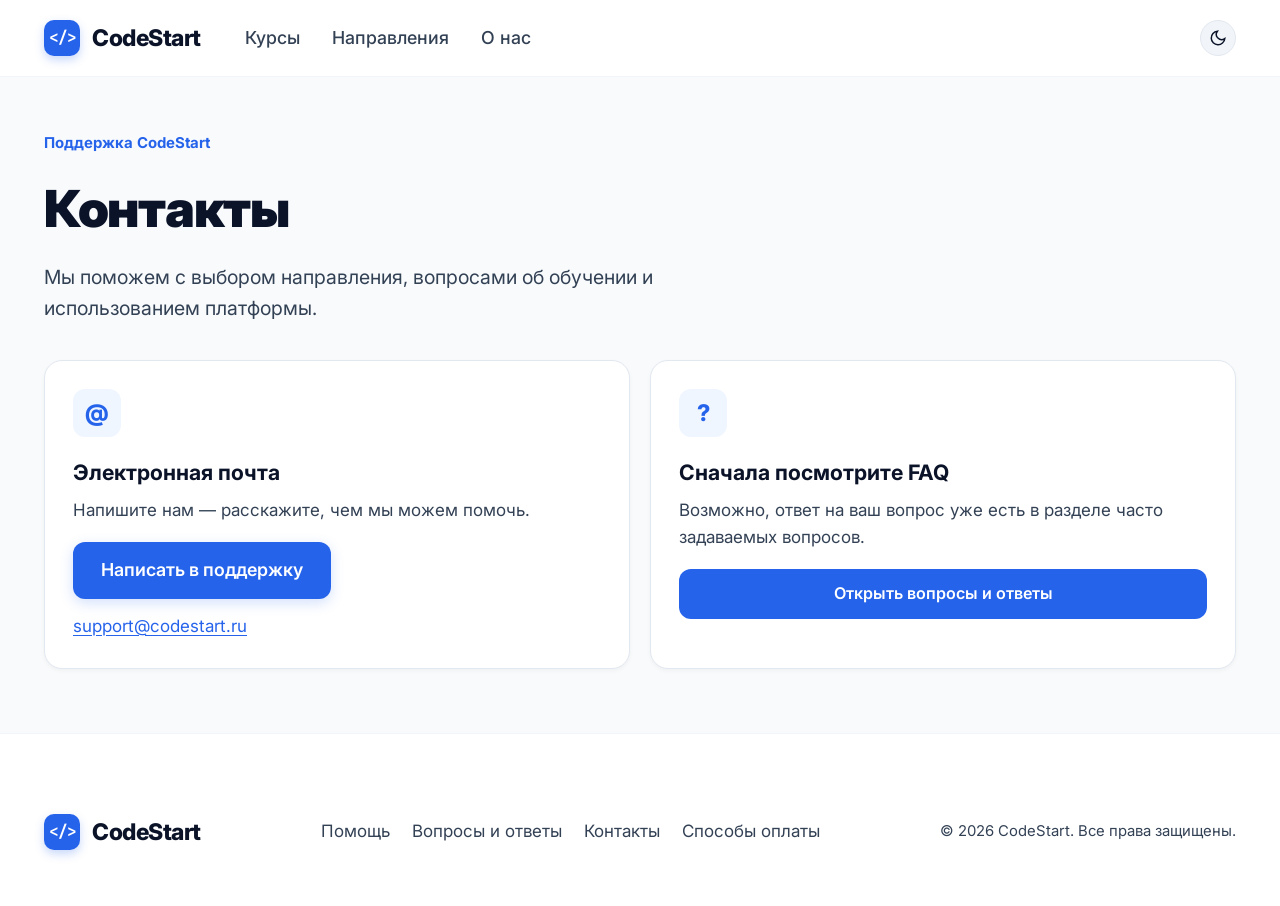
<file: contacts.html>
<!DOCTYPE html>
<html lang="ru">
<head>
  <meta charset="UTF-8">
  <meta name="viewport" content="width=device-width, initial-scale=1.0">
  <meta name="theme-color" content="#f8fafc">
  <title>Контакты — CodeStart</title>
  <link rel="stylesheet" href="css/style.css">
</head>
<body>
  <header class="site-header">
    <div class="container header-inner">
      <div class="header-left">
        <a href="index.html" class="logo"><span class="logo-badge">&lt;/&gt;</span><span>CodeStart</span></a>
        <nav aria-label="Основная навигация"><ul class="nav-links"><li><a href="courses.html">Курсы</a></li><li><a href="directions.html">Направления</a></li><li><a href="about.html">О нас</a></li></ul></nav>
      </div>
      <div class="header-right">
        <button class="btn-theme-toggle" aria-label="Переключить тему" title="Светлая / Темная тема">
          <svg class="icon-moon" width="18" height="18" viewBox="0 0 24 24" fill="none" stroke="currentColor" stroke-width="2"><path d="M21 12.79A9 9 0 1 1 11.21 3 7 7 0 0 0 21 12.79z"></path></svg>
          <svg class="icon-sun" width="18" height="18" viewBox="0 0 24 24" fill="none" stroke="currentColor" stroke-width="2"><circle cx="12" cy="12" r="5"></circle><path d="M12 1v2m0 18v2M4.22 4.22l1.42 1.42m12.72 12.72 1.42 1.42M1 12h2m18 0h2M4.22 19.78l1.42-1.42M18.36 5.64l1.42-1.42"></path></svg>
        </button>
        <button class="menu-toggle" aria-label="Открыть меню" aria-expanded="false" aria-controls="mobile-navigation">
          <svg width="24" height="24" viewBox="0 0 24 24" fill="none" stroke="currentColor" stroke-width="2"><path d="M3 6h18M3 12h18M3 18h18"></path></svg>
        </button>
      </div>
      <nav class="mobile-navigation" id="mobile-navigation" aria-label="Мобильная навигация">
        <a href="courses.html">Курсы</a><a href="directions.html">Направления</a><a href="about.html">О нас</a>
        <a href="help.html">Помощь</a><a href="faq.html">Вопросы и ответы</a>
        <a href="contacts.html" aria-current="page">Контакты</a><a href="payment.html">Способы оплаты</a>
      </nav>
    </div>
  </header>
  <main class="support-page">
    <div class="container">
      <section class="page-title-block support-page-title">
        <span class="support-eyebrow">Поддержка CodeStart</span>
        <h1 class="page-title">Контакты</h1>
        <p class="page-subtitle">Мы поможем с выбором направления, вопросами об обучении и использованием платформы.</p>
      </section>
      <section class="support-contact-grid">
        <article class="contact-card support-detail-card">
          <span class="support-card-icon" aria-hidden="true">@</span>
          <h2>Электронная почта</h2>
          <p>Напишите нам — расскажите, чем мы можем помочь.</p>
          <a class="btn-primary" href="mailto:support@codestart.ru">Написать в поддержку</a>
          <a class="support-email-link" href="mailto:support@codestart.ru">support@codestart.ru</a>
        </article>
        <article class="contact-card support-detail-card">
          <span class="support-card-icon" aria-hidden="true">?</span>
          <h2>Сначала посмотрите FAQ</h2>
          <p>Возможно, ответ на ваш вопрос уже есть в разделе часто задаваемых вопросов.</p>
          <a class="btn-card" href="faq.html">Открыть вопросы и ответы</a>
        </article>
      </section>
    </div>
  </main>
  <footer class="site-footer">
    <div class="container support-footer"><a href="index.html" class="logo"><span class="logo-badge">&lt;/&gt;</span><span>CodeStart</span></a>
      <nav aria-label="Разделы поддержки"><a href="help.html">Помощь</a><a href="faq.html">Вопросы и ответы</a><a href="contacts.html">Контакты</a><a href="payment.html">Способы оплаты</a></nav>
      <span class="footer-copy">© 2026 CodeStart. Все права защищены.</span>
    </div>
  </footer>
  <script src="js/main.js"></script>
</body>
</html>
</file>
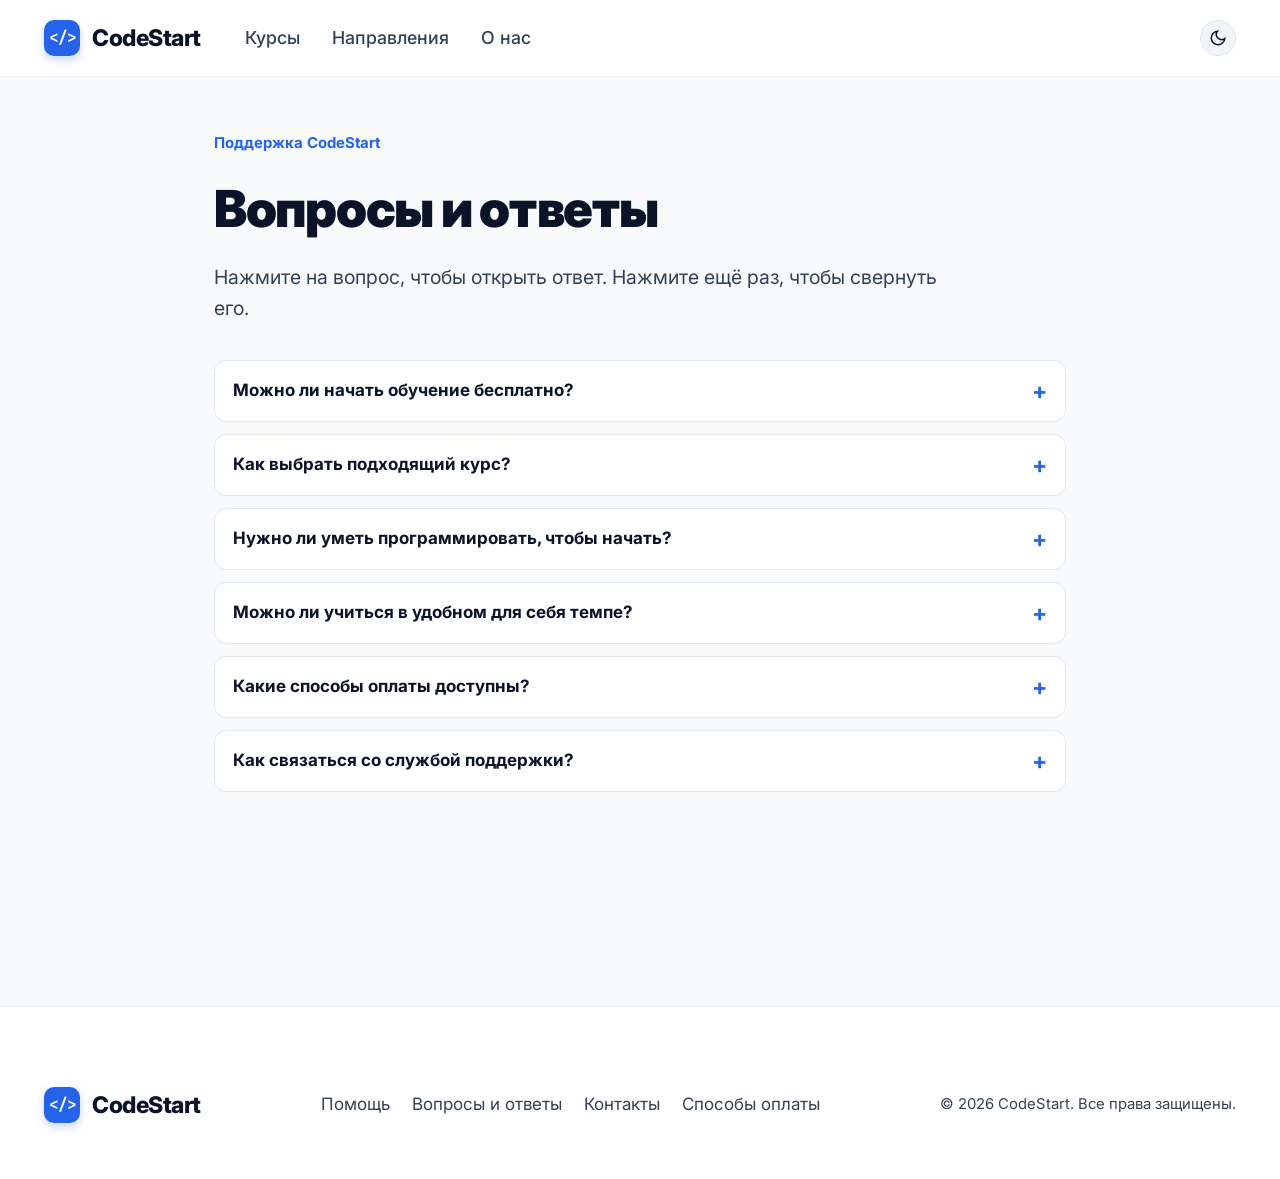
<file: faq.html>
<!DOCTYPE html>
<html lang="ru">
<head>
  <meta charset="UTF-8">
  <meta name="viewport" content="width=device-width, initial-scale=1.0">
  <meta name="theme-color" content="#f8fafc">
  <title>Вопросы и ответы — CodeStart</title>
  <link rel="stylesheet" href="css/style.css">
</head>
<body>
  <header class="site-header">
    <div class="container header-inner">
      <div class="header-left">
        <a href="index.html" class="logo"><span class="logo-badge">&lt;/&gt;</span><span>CodeStart</span></a>
        <nav aria-label="Основная навигация"><ul class="nav-links"><li><a href="courses.html">Курсы</a></li><li><a href="directions.html">Направления</a></li><li><a href="about.html">О нас</a></li></ul></nav>
      </div>
      <div class="header-right">
        <button class="btn-theme-toggle" aria-label="Переключить тему" title="Светлая / Темная тема">
          <svg class="icon-moon" width="18" height="18" viewBox="0 0 24 24" fill="none" stroke="currentColor" stroke-width="2"><path d="M21 12.79A9 9 0 1 1 11.21 3 7 7 0 0 0 21 12.79z"></path></svg>
          <svg class="icon-sun" width="18" height="18" viewBox="0 0 24 24" fill="none" stroke="currentColor" stroke-width="2"><circle cx="12" cy="12" r="5"></circle><path d="M12 1v2m0 18v2M4.22 4.22l1.42 1.42m12.72 12.72 1.42 1.42M1 12h2m18 0h2M4.22 19.78l1.42-1.42M18.36 5.64l1.42-1.42"></path></svg>
        </button>
        <button class="menu-toggle" aria-label="Открыть меню" aria-expanded="false" aria-controls="mobile-navigation">
          <svg width="24" height="24" viewBox="0 0 24 24" fill="none" stroke="currentColor" stroke-width="2"><path d="M3 6h18M3 12h18M3 18h18"></path></svg>
        </button>
      </div>
      <nav class="mobile-navigation" id="mobile-navigation" aria-label="Мобильная навигация">
        <a href="courses.html">Курсы</a><a href="directions.html">Направления</a><a href="about.html">О нас</a>
        <a href="help.html">Помощь</a><a href="faq.html" aria-current="page">Вопросы и ответы</a>
        <a href="contacts.html">Контакты</a><a href="payment.html">Способы оплаты</a>
      </nav>
    </div>
  </header>
  <main class="support-page">
    <div class="container support-faq-layout">
      <section class="page-title-block support-page-title">
        <span class="support-eyebrow">Поддержка CodeStart</span>
        <h1 class="page-title">Вопросы и ответы</h1>
        <p class="page-subtitle">Нажмите на вопрос, чтобы открыть ответ. Нажмите ещё раз, чтобы свернуть его.</p>
      </section>
      <section class="faq-list support-faq-list" aria-label="Часто задаваемые вопросы">
        <details class="faq-item">
          <summary>Можно ли начать обучение бесплатно?</summary>
          <div class="faq-answer"><p>Да, в каталоге есть бесплатные курсы. Выберите фильтр «Бесплатные», чтобы найти их.</p></div>
        </details>
        <details class="faq-item">
          <summary>Как выбрать подходящий курс?</summary>
          <div class="faq-answer"><p>Откройте каталог курсов, выберите направление и уровень подготовки, а затем ознакомьтесь с программой курса.</p></div>
        </details>
        <details class="faq-item">
          <summary>Нужно ли уметь программировать, чтобы начать?</summary>
          <div class="faq-answer"><p>Начать можно с нуля: выбирайте курс для начинающих и проходите темы по порядку.</p></div>
        </details>
        <details class="faq-item">
          <summary>Можно ли учиться в удобном для себя темпе?</summary>
          <div class="faq-answer"><p>Да. Проходите уроки в удобное время и возвращайтесь к материалам в собственном темпе.</p></div>
        </details>
        <details class="faq-item">
          <summary>Какие способы оплаты доступны?</summary>
          <div class="faq-answer"><p>Доступны банковские карты МИР, Visa и Mastercard, а также оплата через СБП. Подробнее — на странице <a href="payment.html">способов оплаты</a>.</p></div>
        </details>
        <details class="faq-item">
          <summary>Как связаться со службой поддержки?</summary>
          <div class="faq-answer"><p>Напишите нам на <a href="mailto:support@codestart.ru">support@codestart.ru</a> или воспользуйтесь страницей <a href="contacts.html">контактов</a>.</p></div>
        </details>
      </section>
      <aside class="support-contact-banner">
        <div><h2>Остались вопросы?</h2><p>Команда CodeStart поможет вам найти ответ.</p></div>
        <a class="btn-primary" href="contacts.html">Написать нам</a>
      </aside>
    </div>
  </main>
  <footer class="site-footer">
    <div class="container support-footer"><a href="index.html" class="logo"><span class="logo-badge">&lt;/&gt;</span><span>CodeStart</span></a>
      <nav aria-label="Разделы поддержки"><a href="help.html">Помощь</a><a href="faq.html">Вопросы и ответы</a><a href="contacts.html">Контакты</a><a href="payment.html">Способы оплаты</a></nav>
      <span class="footer-copy">© 2026 CodeStart. Все права защищены.</span>
    </div>
  </footer>
  <script src="js/main.js"></script>
</body>
</html>
</file>
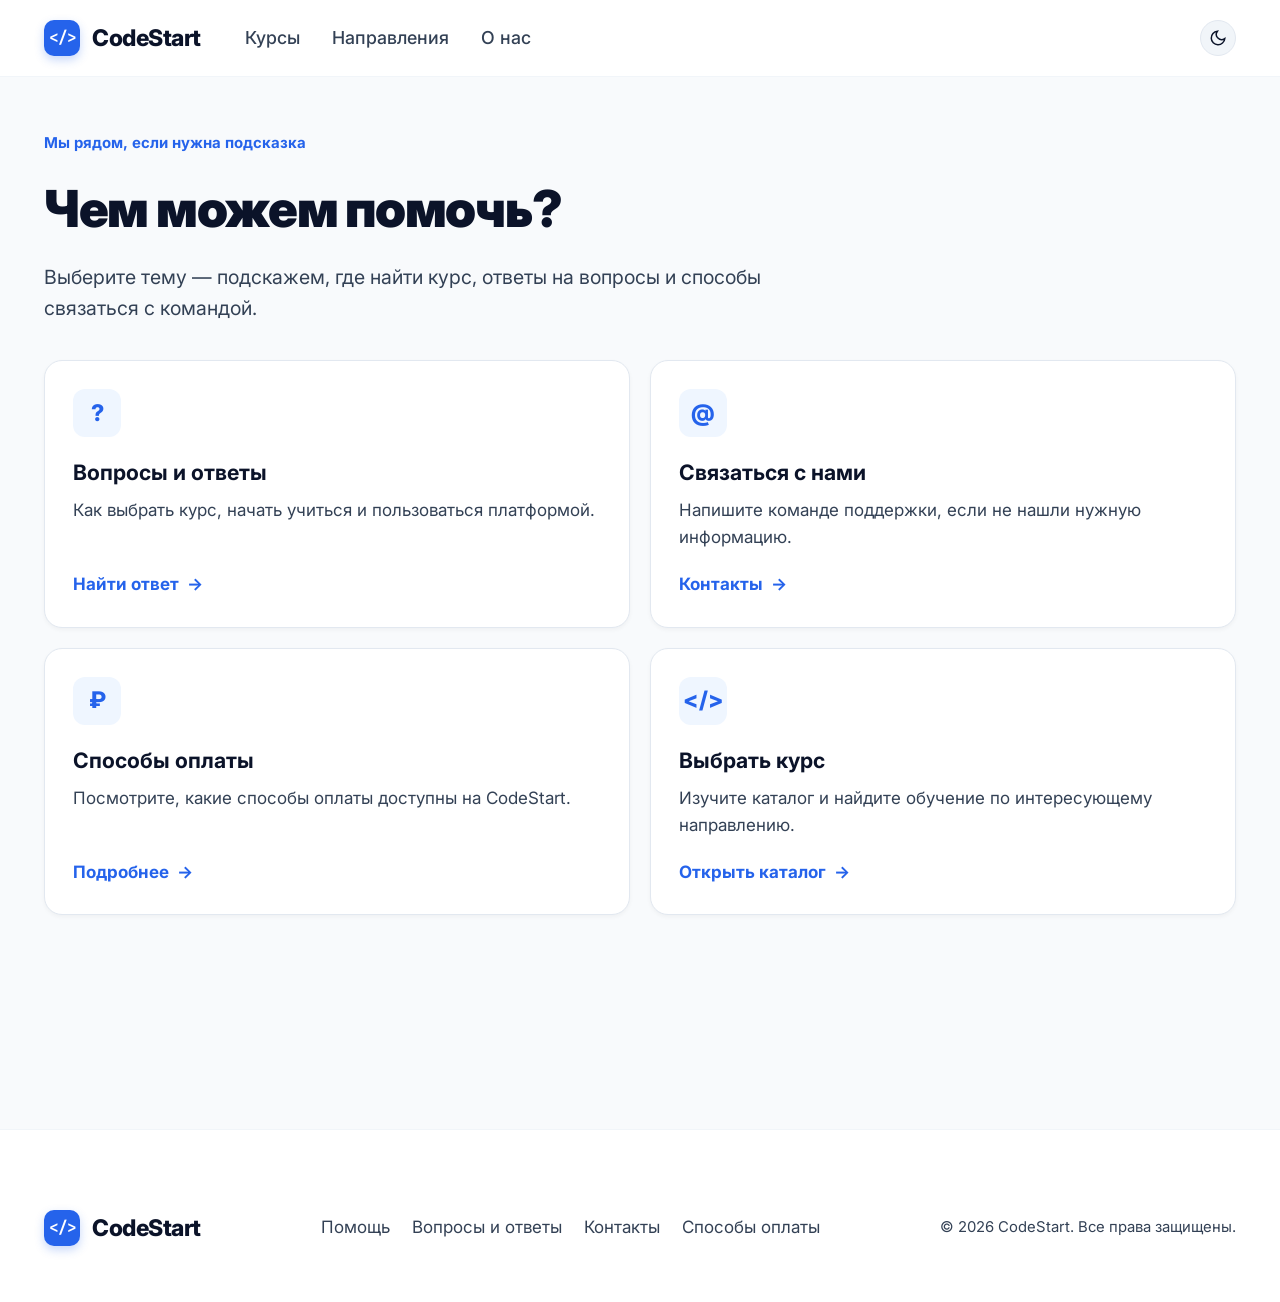
<file: help.html>
<!DOCTYPE html>
<html lang="ru">
<head>
  <meta charset="UTF-8">
  <meta name="viewport" content="width=device-width, initial-scale=1.0">
  <meta name="theme-color" content="#f8fafc">
  <title>Помощь — CodeStart</title>
  <link rel="stylesheet" href="css/style.css">
</head>
<body>
  <header class="site-header">
    <div class="container header-inner">
      <div class="header-left">
        <a href="index.html" class="logo"><span class="logo-badge">&lt;/&gt;</span><span>CodeStart</span></a>
        <nav aria-label="Основная навигация">
          <ul class="nav-links">
            <li><a href="courses.html">Курсы</a></li>
            <li><a href="directions.html">Направления</a></li>
            <li><a href="about.html">О нас</a></li>
          </ul>
        </nav>
      </div>
      <div class="header-right">
        <button class="btn-theme-toggle" aria-label="Переключить тему" title="Светлая / Темная тема">
          <svg class="icon-moon" width="18" height="18" viewBox="0 0 24 24" fill="none" stroke="currentColor" stroke-width="2"><path d="M21 12.79A9 9 0 1 1 11.21 3 7 7 0 0 0 21 12.79z"></path></svg>
          <svg class="icon-sun" width="18" height="18" viewBox="0 0 24 24" fill="none" stroke="currentColor" stroke-width="2"><circle cx="12" cy="12" r="5"></circle><path d="M12 1v2m0 18v2M4.22 4.22l1.42 1.42m12.72 12.72 1.42 1.42M1 12h2m18 0h2M4.22 19.78l1.42-1.42M18.36 5.64l1.42-1.42"></path></svg>
        </button>
        <button class="menu-toggle" aria-label="Открыть меню" aria-expanded="false" aria-controls="mobile-navigation">
          <svg width="24" height="24" viewBox="0 0 24 24" fill="none" stroke="currentColor" stroke-width="2"><path d="M3 6h18M3 12h18M3 18h18"></path></svg>
        </button>
      </div>
      <nav class="mobile-navigation" id="mobile-navigation" aria-label="Мобильная навигация">
        <a href="courses.html">Курсы</a><a href="directions.html">Направления</a><a href="about.html">О нас</a>
        <a href="help.html" aria-current="page">Помощь</a><a href="faq.html">Вопросы и ответы</a>
        <a href="contacts.html">Контакты</a><a href="payment.html">Способы оплаты</a>
      </nav>
    </div>
  </header>
  <main class="support-page">
    <div class="container">
      <section class="page-title-block support-page-title">
        <span class="support-eyebrow">Мы рядом, если нужна подсказка</span>
        <h1 class="page-title">Чем можем помочь?</h1>
        <p class="page-subtitle">Выберите тему — подскажем, где найти курс, ответы на вопросы и способы связаться с командой.</p>
      </section>
      <section class="support-link-grid" aria-label="Разделы помощи">
        <a class="support-link-card" href="faq.html">
          <span class="support-card-icon" aria-hidden="true">?</span>
          <h2>Вопросы и ответы</h2>
          <p>Как выбрать курс, начать учиться и пользоваться платформой.</p>
          <span class="support-card-action">Найти ответ <span aria-hidden="true">→</span></span>
        </a>
        <a class="support-link-card" href="contacts.html">
          <span class="support-card-icon" aria-hidden="true">@</span>
          <h2>Связаться с нами</h2>
          <p>Напишите команде поддержки, если не нашли нужную информацию.</p>
          <span class="support-card-action">Контакты <span aria-hidden="true">→</span></span>
        </a>
        <a class="support-link-card" href="payment.html">
          <span class="support-card-icon" aria-hidden="true">₽</span>
          <h2>Способы оплаты</h2>
          <p>Посмотрите, какие способы оплаты доступны на CodeStart.</p>
          <span class="support-card-action">Подробнее <span aria-hidden="true">→</span></span>
        </a>
        <a class="support-link-card" href="courses.html">
          <span class="support-card-icon" aria-hidden="true">&lt;/&gt;</span>
          <h2>Выбрать курс</h2>
          <p>Изучите каталог и найдите обучение по интересующему направлению.</p>
          <span class="support-card-action">Открыть каталог <span aria-hidden="true">→</span></span>
        </a>
      </section>
      <aside class="support-contact-banner">
        <div><h2>Не нашли нужный ответ?</h2><p>Напишите нам — поможем разобраться.</p></div>
        <a class="btn-primary" href="contacts.html">Связаться с поддержкой</a>
      </aside>
    </div>
  </main>
  <footer class="site-footer">
    <div class="container support-footer"><a href="index.html" class="logo"><span class="logo-badge">&lt;/&gt;</span><span>CodeStart</span></a>
      <nav aria-label="Разделы поддержки"><a href="help.html">Помощь</a><a href="faq.html">Вопросы и ответы</a><a href="contacts.html">Контакты</a><a href="payment.html">Способы оплаты</a></nav>
      <span class="footer-copy">© 2026 CodeStart. Все права защищены.</span>
    </div>
  </footer>
  <script src="js/main.js"></script>
</body>
</html>
</file>
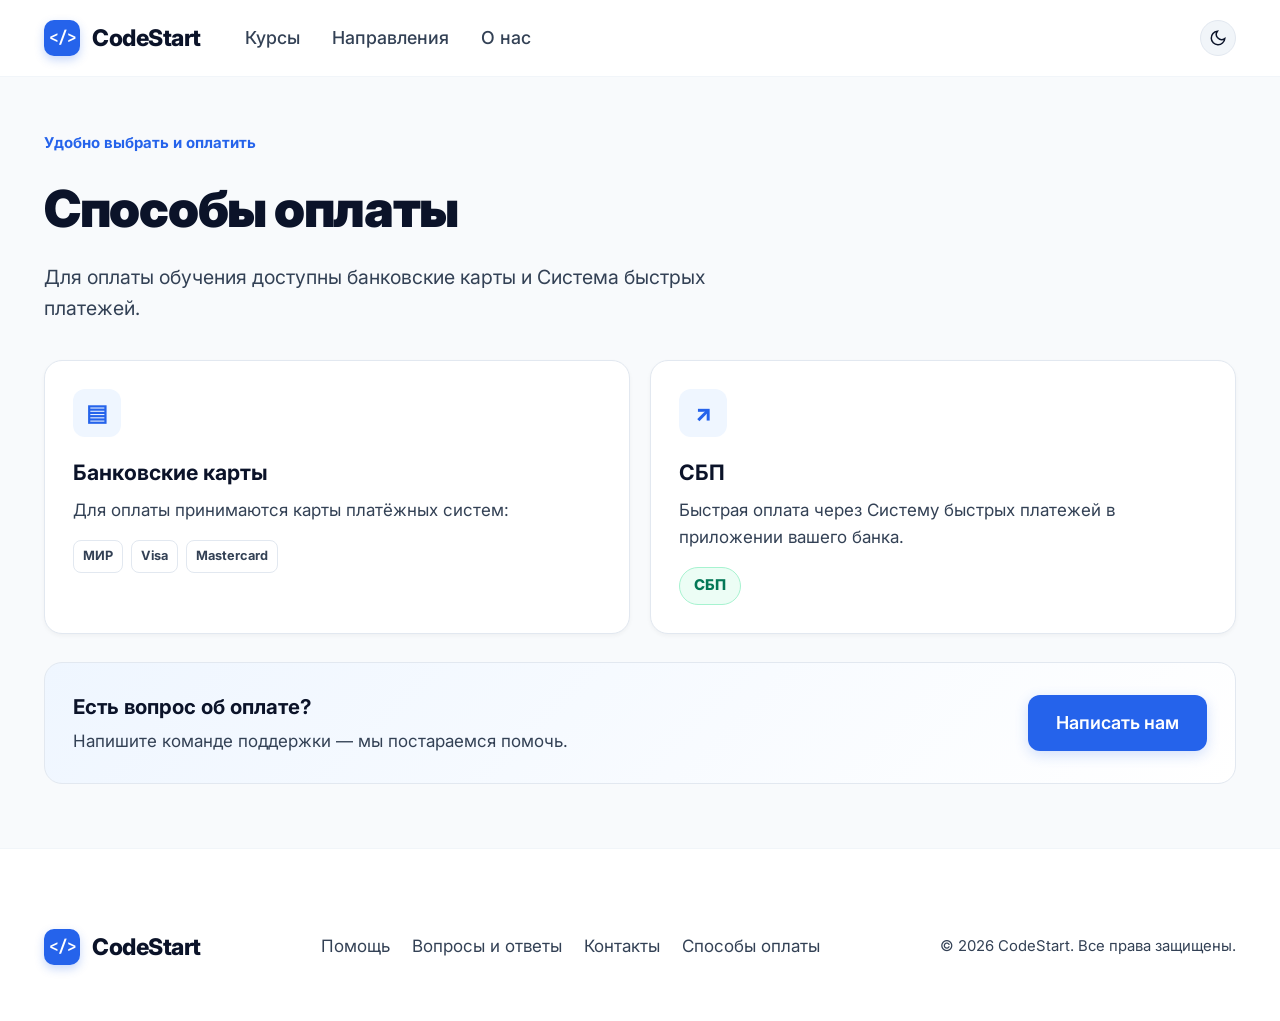
<file: payment.html>
<!DOCTYPE html>
<html lang="ru">
<head>
  <meta charset="UTF-8">
  <meta name="viewport" content="width=device-width, initial-scale=1.0">
  <meta name="theme-color" content="#f8fafc">
  <title>Способы оплаты — CodeStart</title>
  <link rel="stylesheet" href="css/style.css">
</head>
<body>
  <header class="site-header">
    <div class="container header-inner">
      <div class="header-left">
        <a href="index.html" class="logo"><span class="logo-badge">&lt;/&gt;</span><span>CodeStart</span></a>
        <nav aria-label="Основная навигация"><ul class="nav-links"><li><a href="courses.html">Курсы</a></li><li><a href="directions.html">Направления</a></li><li><a href="about.html">О нас</a></li></ul></nav>
      </div>
      <div class="header-right">
        <button class="btn-theme-toggle" aria-label="Переключить тему" title="Светлая / Темная тема">
          <svg class="icon-moon" width="18" height="18" viewBox="0 0 24 24" fill="none" stroke="currentColor" stroke-width="2"><path d="M21 12.79A9 9 0 1 1 11.21 3 7 7 0 0 0 21 12.79z"></path></svg>
          <svg class="icon-sun" width="18" height="18" viewBox="0 0 24 24" fill="none" stroke="currentColor" stroke-width="2"><circle cx="12" cy="12" r="5"></circle><path d="M12 1v2m0 18v2M4.22 4.22l1.42 1.42m12.72 12.72 1.42 1.42M1 12h2m18 0h2M4.22 19.78l1.42-1.42M18.36 5.64l1.42-1.42"></path></svg>
        </button>
        <button class="menu-toggle" aria-label="Открыть меню" aria-expanded="false" aria-controls="mobile-navigation">
          <svg width="24" height="24" viewBox="0 0 24 24" fill="none" stroke="currentColor" stroke-width="2"><path d="M3 6h18M3 12h18M3 18h18"></path></svg>
        </button>
      </div>
      <nav class="mobile-navigation" id="mobile-navigation" aria-label="Мобильная навигация">
        <a href="courses.html">Курсы</a><a href="directions.html">Направления</a><a href="about.html">О нас</a>
        <a href="help.html">Помощь</a><a href="faq.html">Вопросы и ответы</a>
        <a href="contacts.html">Контакты</a><a href="payment.html" aria-current="page">Способы оплаты</a>
      </nav>
    </div>
  </header>
  <main class="support-page">
    <div class="container">
      <section class="page-title-block support-page-title">
        <span class="support-eyebrow">Удобно выбрать и оплатить</span>
        <h1 class="page-title">Способы оплаты</h1>
        <p class="page-subtitle">Для оплаты обучения доступны банковские карты и Система быстрых платежей.</p>
      </section>
      <section class="payment-options" aria-label="Доступные способы оплаты">
        <article class="contact-card payment-option-card">
          <span class="support-card-icon" aria-hidden="true">▤</span>
          <h2>Банковские карты</h2>
          <p>Для оплаты принимаются карты платёжных систем:</p>
          <div class="footer-payment-methods payment-method-badges" aria-label="МИР, Visa и Mastercard">
            <span>МИР</span><span>Visa</span><span>Mastercard</span>
          </div>
        </article>
        <article class="contact-card payment-option-card">
          <span class="support-card-icon" aria-hidden="true">↗</span>
          <h2>СБП</h2>
          <p>Быстрая оплата через Систему быстрых платежей в приложении вашего банка.</p>
          <span class="payment-sbp-badge" aria-label="Система быстрых платежей">СБП</span>
        </article>
      </section>
      <aside class="support-contact-banner">
        <div><h2>Есть вопрос об оплате?</h2><p>Напишите команде поддержки — мы постараемся помочь.</p></div>
        <a class="btn-primary" href="mailto:support@codestart.ru">Написать нам</a>
      </aside>
    </div>
  </main>
  <footer class="site-footer">
    <div class="container support-footer"><a href="index.html" class="logo"><span class="logo-badge">&lt;/&gt;</span><span>CodeStart</span></a>
      <nav aria-label="Разделы поддержки"><a href="help.html">Помощь</a><a href="faq.html">Вопросы и ответы</a><a href="contacts.html">Контакты</a><a href="payment.html">Способы оплаты</a></nav>
      <span class="footer-copy">© 2026 CodeStart. Все права защищены.</span>
    </div>
  </footer>
  <script src="js/main.js"></script>
</body>
</html>
</file>
<file: css/style.css>
@import url('https://fonts.googleapis.com/css2?family=Inter:wght@400;500;600;700;800;900&family=JetBrains+Mono:wght@400;500;600&display=swap');

:root {
  --primary: #2563eb;
  --primary-hover: #1d4ed8;
  --primary-light: #eff6ff;
  --primary-subtle: #dbeafe;
  --text-main: #0b1329;       /* Глубокий четкий цвет текста */
  --text-muted: #334155;      /* Более темный и читабельный текст вместо блеклого серого */
  --text-light: #64748b;      /* Читабельный второстепенный текст */
  --bg-page: #f8fafc;
  --bg-card: #ffffff;
  --border-color: #e2e8f0;
  --border-light: #f1f5f9;
  --shadow-sm: 0 2px 4px rgba(0, 0, 0, 0.04);
  --shadow-md: 0 4px 12px -2px rgba(0, 0, 0, 0.06), 0 2px 4px -2px rgba(0, 0, 0, 0.04);
  --shadow-lg: 0 12px 28px -4px rgba(0, 0, 0, 0.08), 0 4px 8px -4px rgba(0, 0, 0, 0.04);
  --shadow-hover: 0 18px 36px -6px rgba(37, 99, 235, 0.12), 0 6px 12px -2px rgba(0, 0, 0, 0.04);
  --radius-sm: 8px;
  --radius-md: 12px;
  --radius-lg: 18px;
  --radius-xl: 24px;
  --radius-full: 9999px;
  --container-max: 1240px;
  --transition: all 0.25s cubic-bezier(0.16, 1, 0.3, 1);
}

* {
  box-sizing: border-box;
  margin: 0;
  padding: 0;
}

html {
  font-family: 'Inter', -apple-system, BlinkMacSystemFont, 'Segoe UI', Roboto, sans-serif;
  font-size: 17px; /* Увеличенный базовый шрифт для отличной читабельности */
  color: var(--text-main);
  background-color: var(--bg-page);
  line-height: 1.6;
  -webkit-font-smoothing: antialiased;
  scroll-behavior: smooth;
}

body {
  min-height: 100vh;
  display: flex;
  flex-direction: column;
}

main {
  flex: 1;
}

a {
  color: inherit;
  text-decoration: none;
}

button {
  font-family: inherit;
  cursor: pointer;
  border: none;
  background: none;
}

input {
  font-family: inherit;
}

.container {
  width: 100%;
  max-width: var(--container-max);
  margin: 0 auto;
  padding: 0 24px;
}

/* ==================== HEADER ==================== */
.site-header {
  background-color: #ffffff;
  border-bottom: 1px solid var(--border-light);
  position: sticky;
  top: 0;
  z-index: 100;
  backdrop-filter: blur(8px);
}

.header-inner {
  display: flex;
  align-items: center;
  justify-content: space-between;
  height: 76px;
  gap: 20px;
}

.header-left {
  display: flex;
  align-items: center;
  gap: 44px;
}

.logo {
  display: flex;
  align-items: center;
  gap: 12px;
  font-size: 1.35rem;
  font-weight: 800;
  color: var(--text-main);
  letter-spacing: -0.02em;
  transition: var(--transition);
}

.logo:hover {
  transform: translateY(-1px);
}

.logo-badge {
  display: inline-flex;
  align-items: center;
  justify-content: center;
  width: 36px;
  height: 36px;
  background-color: var(--primary);
  color: #ffffff;
  border-radius: 10px;
  font-family: 'JetBrains Mono', monospace;
  font-size: 0.95rem;
  font-weight: 700;
  letter-spacing: -1px;
  box-shadow: 0 4px 10px rgba(37, 99, 235, 0.25);
}

.nav-links {
  display: flex;
  align-items: center;
  gap: 32px;
  list-style: none;
}

.nav-links a {
  font-size: 1.05rem;
  font-weight: 500;
  color: var(--text-muted);
  transition: var(--transition);
  position: relative;
  padding: 4px 0;
}

.nav-links a:hover {
  color: var(--primary);
}

.nav-links a.active {
  color: var(--primary);
  font-weight: 700;
}

.header-right {
  display: flex;
  align-items: center;
  gap: 18px;
}

.search-box {
  position: relative;
  display: flex;
  align-items: center;
}

.search-box svg {
  position: absolute;
  left: 14px;
  color: var(--text-light);
  pointer-events: none;
}

.search-input {
  background-color: #f1f5f9;
  border: 1px solid transparent;
  border-radius: var(--radius-md);
  padding: 10px 18px 10px 42px;
  font-size: 0.95rem;
  color: var(--text-main);
  outline: none;
  width: 220px;
  transition: var(--transition);
}

.search-input:focus {
  background-color: #ffffff;
  border-color: var(--primary);
  box-shadow: 0 0 0 3px rgba(37, 99, 235, 0.15);
  width: 260px;
}

.search-input::placeholder {
  color: var(--text-light);
}

.btn-login {
  background-color: var(--primary-light);
  color: var(--primary);
  padding: 10px 22px;
  border-radius: var(--radius-md);
  font-size: 0.95rem;
  font-weight: 600;
  transition: var(--transition);
}

.btn-login:hover {
  background-color: var(--primary-subtle);
  transform: translateY(-1px);
}

.menu-toggle {
  display: none;
  background: none;
  border: none;
  padding: 6px;
  cursor: pointer;
  color: var(--text-main);
}

/* ==================== DEMO AUTH SWITCHER & USER MENU ==================== */
.auth-area {
  display: flex;
  align-items: center;
  gap: 12px;
  position: relative;
}

.demo-toggle-dot {
  width: 30px;
  height: 30px;
  border-radius: 50%;
  background-color: #f1f5f9;
  border: 1px solid var(--border-color);
  display: flex;
  align-items: center;
  justify-content: center;
  cursor: pointer;
  transition: var(--transition);
  position: relative;
}

.demo-toggle-dot:hover {
  background-color: #e2e8f0;
  transform: scale(1.1);
}

.demo-toggle-dot .dot-core {
  width: 11px;
  height: 11px;
  border-radius: 50%;
  background-color: #10b981;
  box-shadow: 0 0 0 2px rgba(16, 185, 129, 0.3);
  transition: var(--transition);
}

.demo-toggle-dot.state-guest .dot-core {
  background-color: #94a3b8;
  box-shadow: none;
}

.demo-toggle-dot::after {
  content: attr(data-tooltip);
  position: absolute;
  top: 130%;
  right: 0;
  background-color: #0f172a;
  color: #ffffff;
  font-size: 0.75rem;
  padding: 6px 12px;
  border-radius: 6px;
  white-space: nowrap;
  pointer-events: none;
  opacity: 0;
  transform: translateY(-4px);
  transition: all 0.2s ease;
  z-index: 200;
  box-shadow: var(--shadow-md);
}

.demo-toggle-dot:hover::after {
  opacity: 1;
  transform: translateY(0);
}

.user-profile-widget {
  position: relative;
}

.user-profile-btn {
  display: inline-flex;
  align-items: center;
  gap: 10px;
  padding: 5px 14px 5px 5px;
  border-radius: var(--radius-full);
  background-color: var(--bg-page);
  border: 1px solid var(--border-color);
  color: var(--text-main);
  text-decoration: none;
  cursor: pointer;
  transition: var(--transition);
}

.user-profile-btn:hover {
  background-color: var(--primary-light);
  border-color: #bfdbfe;
  transform: translateY(-1px);
}

.user-avatar-sm {
  width: 34px;
  height: 34px;
  border-radius: 50%;
  background-color: var(--primary-light);
  color: var(--primary);
  font-weight: 700;
  font-size: 0.875rem;
  display: flex;
  align-items: center;
  justify-content: center;
}

.user-name-sm {
  font-size: 0.95rem;
  font-weight: 600;
  color: var(--text-main);
}

.user-profile-btn svg {
  color: var(--text-light);
  transition: transform 0.2s ease;
}

.user-profile-widget.menu-active .user-profile-btn svg {
  transform: rotate(180deg);
}

.user-dropdown-menu {
  position: absolute;
  top: calc(100% + 8px);
  right: 0;
  background-color: #ffffff;
  border: 1px solid var(--border-color);
  border-radius: var(--radius-md);
  box-shadow: var(--shadow-lg);
  min-width: 200px;
  padding: 8px;
  z-index: 150;
  display: none;
}

.user-dropdown-menu.active {
  display: block;
  animation: fadeInDown 0.15s ease-out;
}

@keyframes fadeInDown {
  from { opacity: 0; transform: translateY(-6px); }
  to { opacity: 1; transform: translateY(0); }
}

.dropdown-item {
  display: flex;
  align-items: center;
  gap: 10px;
  width: 100%;
  padding: 10px 14px;
  border-radius: var(--radius-sm);
  font-size: 0.9375rem;
  color: var(--text-main);
  text-decoration: none;
  text-align: left;
  border: none;
  background: none;
  cursor: pointer;
  transition: var(--transition);
}

.dropdown-item:hover {
  background-color: #f1f5f9;
  color: var(--primary);
}

.dropdown-item svg {
  color: var(--text-muted);
}

.dropdown-item:hover svg {
  color: var(--primary);
}

.dropdown-divider {
  height: 1px;
  background-color: var(--border-light);
  margin: 6px 0;
}

.dropdown-item.logout-btn {
  color: #ef4444;
}

.dropdown-item.logout-btn svg {
  color: #ef4444;
}

.dropdown-item.logout-btn:hover {
  background-color: #fef2f2;
  color: #dc2626;
}

/* ==================== BUTTONS & BADGES ==================== */
.btn-primary {
  display: inline-flex;
  align-items: center;
  justify-content: center;
  gap: 10px;
  background-color: var(--primary);
  color: #ffffff;
  padding: 14px 28px;
  border-radius: var(--radius-md);
  font-size: 1.05rem;
  font-weight: 600;
  transition: var(--transition);
  text-decoration: none;
  box-shadow: 0 4px 14px rgba(37, 99, 235, 0.2);
}

.btn-primary:hover {
  background-color: var(--primary-hover);
  box-shadow: 0 6px 20px rgba(37, 99, 235, 0.35);
  transform: translateY(-2px);
}

.btn-card {
  width: 100%;
  padding: 12px 18px;
  background-color: var(--primary);
  color: #ffffff;
  border-radius: var(--radius-md);
  font-size: 0.95rem;
  font-weight: 600;
  text-align: center;
  display: inline-block;
  transition: var(--transition);
}

.btn-card:hover {
  background-color: var(--primary-hover);
  transform: translateY(-1px);
  box-shadow: 0 4px 12px rgba(37, 99, 235, 0.25);
}

/* ==================== HERO SECTION (INDEX) ==================== */
.hero-section {
  padding: 72px 0 54px;
  background: radial-gradient(ellipse at top right, rgba(37, 99, 235, 0.06), transparent 60%);
}

.hero-grid {
  display: grid;
  grid-template-columns: 1.15fr 0.85fr;
  align-items: center;
  gap: 52px;
}

.hero-title {
  font-size: clamp(2.8rem, 4.5vw, 3.6rem);
  font-weight: 900;
  line-height: 1.12;
  letter-spacing: -0.03em;
  color: var(--text-main);
  margin-bottom: 22px;
}

.hero-desc {
  font-size: 1.18rem;
  color: var(--text-muted);
  line-height: 1.7;
  margin-bottom: 34px;
  max-width: 520px;
}

/* Code Editor Card */
.code-preview-wrap {
  position: relative;
}

.code-card {
  background-color: #ffffff;
  border: 1px solid var(--border-color);
  border-radius: var(--radius-xl);
  box-shadow: var(--shadow-lg);
  overflow: hidden;
  transition: var(--transition);
}

.code-card:hover {
  box-shadow: 0 20px 40px -10px rgba(37, 99, 235, 0.12);
  transform: translateY(-3px);
}

.code-header {
  padding: 14px 20px;
  border-bottom: 1px solid var(--border-light);
  display: flex;
  align-items: center;
  gap: 12px;
  background-color: #ffffff;
}

.code-dots {
  display: flex;
  align-items: center;
  gap: 7px;
}

.code-dot {
  width: 9px;
  height: 9px;
  border-radius: 50%;
  background-color: #cbd5e1;
}

.code-title {
  font-family: 'JetBrains Mono', monospace;
  font-size: 0.8125rem;
  color: var(--text-light);
}

.code-content {
  padding: 24px;
  font-family: 'JetBrains Mono', monospace;
  font-size: 0.95rem;
  line-height: 1.85;
  color: #1e293b;
  background-color: #ffffff;
}

.code-line {
  display: flex;
  gap: 20px;
}

.line-num {
  color: #cbd5e1;
  user-select: none;
  min-width: 18px;
  text-align: right;
}

.code-comment {
  color: #94a3b8;
}

.code-var {
  color: var(--text-main);
  font-weight: 600;
}

.code-str {
  color: #059669;
  font-weight: 500;
}

.code-fn {
  color: var(--primary);
  font-weight: 600;
}

/* Floating Success Toast */
.code-toast {
  position: absolute;
  right: -15px;
  bottom: -22px;
  background-color: #ffffff;
  border: 1px solid var(--border-color);
  border-radius: var(--radius-lg);
  padding: 16px 22px;
  box-shadow: 0 16px 36px rgba(0, 0, 0, 0.1);
  display: flex;
  flex-direction: column;
  gap: 5px;
  animation: floatToast 3.5s ease-in-out infinite alternate;
  cursor: pointer;
}

@keyframes floatToast {
  0% { transform: translateY(0); }
  100% { transform: translateY(-8px); }
}

.toast-status {
  display: flex;
  align-items: center;
  gap: 8px;
  font-size: 0.8125rem;
  color: var(--text-muted);
}

.toast-status svg {
  color: var(--primary);
}

.toast-output {
  font-size: 1.05rem;
  font-weight: 800;
  color: var(--primary);
}

/* ==================== PHOTO BANNER (ANIMATED / SWITCHABLE) ==================== */
.banner-section {
  padding: 24px 0 36px;
}

.photo-banner-wrap {
  position: relative;
  width: 100%;
  height: 310px;
  border-radius: var(--radius-xl);
  overflow: hidden;
  box-shadow: var(--shadow-md);
  border: 1px solid var(--border-color);
  background-color: #0f172a;
}

.photo-banner-slide {
  position: absolute;
  inset: 0;
  width: 100%;
  height: 100%;
  opacity: 0;
  transition: opacity 0.8s ease, transform 6s cubic-bezier(0.1, 0, 0.2, 1);
  transform: scale(1);
  pointer-events: none;
}

.photo-banner-slide.active {
  opacity: 1;
  transform: scale(1.05);
  pointer-events: auto;
}

.photo-banner-img {
  width: 100%;
  height: 100%;
  object-fit: cover;
  object-position: center 35%;
  display: block;
}

.photo-banner-overlay {
  position: absolute;
  inset: 0;
  background: linear-gradient(180deg, rgba(15, 23, 42, 0.15) 0%, rgba(15, 23, 42, 0.6) 100%);
  display: flex;
  align-items: flex-end;
  justify-content: space-between;
  padding: 24px 28px;
  color: #ffffff;
}

.banner-caption-box {
  max-width: 600px;
}

.banner-tag {
  display: inline-block;
  background-color: rgba(37, 99, 235, 0.9);
  color: #ffffff;
  font-size: 0.75rem;
  font-weight: 700;
  text-transform: uppercase;
  letter-spacing: 0.05em;
  padding: 4px 10px;
  border-radius: var(--radius-full);
  margin-bottom: 8px;
  backdrop-filter: blur(4px);
}

.banner-title {
  font-size: 1.35rem;
  font-weight: 700;
  text-shadow: 0 2px 8px rgba(0, 0, 0, 0.4);
}

.banner-controls {
  display: flex;
  align-items: center;
  gap: 8px;
}

.banner-btn-switch {
  width: 36px;
  height: 36px;
  border-radius: 50%;
  background: rgba(255, 255, 255, 0.25);
  border: 1px solid rgba(255, 255, 255, 0.4);
  color: #ffffff;
  display: flex;
  align-items: center;
  justify-content: center;
  cursor: pointer;
  backdrop-filter: blur(8px);
  transition: var(--transition);
}

.banner-btn-switch:hover {
  background: rgba(255, 255, 255, 0.45);
  transform: scale(1.08);
}

.banner-dots {
  position: absolute;
  bottom: 14px;
  left: 50%;
  transform: translateX(-50%);
  display: flex;
  gap: 8px;
  z-index: 10;
}

.banner-dot-item {
  width: 8px;
  height: 8px;
  border-radius: 50%;
  background-color: rgba(255, 255, 255, 0.45);
  border: none;
  cursor: pointer;
  transition: var(--transition);
}

.banner-dot-item.active {
  background-color: #ffffff;
  width: 24px;
  border-radius: 9999px;
}

/* ==================== COMMON SECTIONS ==================== */
.section {
  padding: 56px 0;
}

.section-header {
  margin-bottom: 32px;
}

.section-title {
  font-size: 2.125rem;
  font-weight: 800;
  color: var(--text-main);
  letter-spacing: -0.02em;
  margin-bottom: 8px;
}

.section-desc {
  font-size: 1.1rem;
  color: var(--text-muted);
  max-width: 650px;
}

/* ==================== COURSE CARDS ==================== */
.courses-grid-4 {
  display: grid;
  grid-template-columns: repeat(4, 1fr);
  gap: 24px;
}

.course-card {
  background-color: var(--bg-card);
  border: 1px solid var(--border-color);
  border-radius: var(--radius-lg);
  padding: 24px;
  display: flex;
  flex-direction: column;
  transition: var(--transition);
  position: relative;
  overflow: hidden;
}

.course-card:hover {
  transform: translateY(-6px);
  box-shadow: var(--shadow-hover);
  border-color: #cbd5e1;
}

/* Превью-картинка для карточек курсов (макет Все курсы) */
.course-card-thumb {
  position: relative;
  width: 100%;
  height: 185px;
  border-radius: var(--radius-md);
  overflow: hidden;
  margin-bottom: 20px;
  background-color: #f1f5f9;
}

.course-card-thumb img {
  width: 100%;
  height: 100%;
  object-fit: cover;
  display: block;
  transition: transform 0.6s cubic-bezier(0.16, 1, 0.3, 1), filter 0.3s ease;
}

.course-card:hover .course-card-thumb img {
  transform: scale(1.08);
}

.card-icon {
  width: 48px;
  height: 48px;
  border-radius: var(--radius-md);
  background-color: var(--primary-light);
  color: var(--primary);
  display: inline-flex;
  align-items: center;
  justify-content: center;
  margin-bottom: 20px;
}

.course-card h3 {
  font-size: 1.25rem;
  font-weight: 700;
  color: var(--text-main);
  margin-bottom: 10px;
  line-height: 1.35;
}

.course-card p {
  font-size: 0.95rem;
  color: var(--text-muted);
  line-height: 1.6;
  margin-bottom: 24px;
  flex-grow: 1;
}

.card-level {
  display: flex;
  align-items: center;
  gap: 8px;
  font-size: 0.8125rem;
  color: var(--text-light);
  font-weight: 500;
  margin-top: auto;
}

.card-level svg {
  color: var(--text-light);
}

.course-card .btn-card {
  margin-top: 18px;
}

/* ==================== TRACKS CARDS (INDEX) ==================== */
.tracks-grid-5 {
  display: grid;
  grid-template-columns: repeat(5, 1fr);
  gap: 18px;
}

.track-preview-card {
  background-color: var(--bg-card);
  border: 1px solid var(--border-color);
  border-radius: var(--radius-lg);
  padding: 22px 20px;
  display: flex;
  flex-direction: column;
  justify-content: space-between;
  min-height: 120px;
  transition: var(--transition);
}

.track-preview-card:hover {
  transform: translateY(-4px);
  border-color: var(--primary);
  box-shadow: var(--shadow-hover);
}

.track-preview-top {
  display: flex;
  align-items: center;
  justify-content: space-between;
}

.track-preview-icon {
  color: var(--primary);
  display: flex;
  align-items: center;
}

.track-arrow {
  color: var(--text-light);
  transition: var(--transition);
}

.track-preview-card:hover .track-arrow {
  color: var(--primary);
  transform: translate(3px, -3px);
}

.track-preview-name {
  font-size: 1rem;
  font-weight: 700;
  color: var(--text-main);
  margin-top: 16px;
}

/* ==================== COURSES PAGE ==================== */
.page-title-block {
  padding: 52px 0 32px;
}

.page-title {
  font-size: clamp(2.4rem, 4vw, 3rem);
  font-weight: 900;
  color: var(--text-main);
  margin-bottom: 12px;
  letter-spacing: -0.025em;
}

.page-subtitle {
  font-size: 1.15rem;
  color: var(--text-muted);
  max-width: 760px;
}

.courses-filter-bar {
  display: flex;
  align-items: center;
  justify-content: space-between;
  gap: 20px;
  margin-bottom: 24px;
  flex-wrap: wrap;
}

.filter-pills {
  display: flex;
  align-items: center;
  gap: 10px;
  flex-wrap: wrap;
}

.filter-btn {
  padding: 10px 22px;
  border-radius: var(--radius-full);
  font-size: 0.95rem;
  font-weight: 600;
  color: var(--text-muted);
  background-color: transparent;
  border: 1px solid transparent;
  transition: var(--transition);
}

.filter-btn:hover {
  color: var(--primary);
  background-color: var(--primary-light);
}

.filter-btn.active {
  background-color: var(--primary);
  color: #ffffff;
  font-weight: 700;
  box-shadow: 0 4px 12px rgba(37, 99, 235, 0.25);
}

.courses-count {
  font-size: 0.95rem;
  color: var(--text-muted);
  font-weight: 500;
  margin-bottom: 28px;
}

/* ==================== DIRECTIONS PAGE (WITH PREVIEW IMAGES) ==================== */
.tracks-grid-6 {
  display: grid;
  grid-template-columns: repeat(3, 1fr);
  gap: 28px;
  margin-top: 16px;
}

.track-card {
  background-color: var(--bg-card);
  border: 1px solid var(--border-color);
  border-radius: var(--radius-xl);
  padding: 30px;
  display: flex;
  flex-direction: column;
  transition: var(--transition);
  overflow: hidden;
}

.track-card:hover {
  transform: translateY(-6px);
  box-shadow: var(--shadow-hover);
  border-color: #cbd5e1;
}

.track-card-header {
  display: flex;
  align-items: center;
  justify-content: space-between;
  margin-bottom: 20px;
}

.track-card-icon {
  width: 48px;
  height: 48px;
  border-radius: var(--radius-md);
  background-color: var(--primary-light);
  color: var(--primary);
  display: inline-flex;
  align-items: center;
  justify-content: center;
}

.track-card .track-arrow {
  color: var(--text-light);
  transition: var(--transition);
}

.track-card:hover .track-arrow {
  color: var(--primary);
  transform: translate(4px, -4px);
}

.track-card h3 {
  font-size: 1.4rem;
  font-weight: 800;
  color: var(--text-main);
  margin-bottom: 12px;
  letter-spacing: -0.015em;
}

.track-card p {
  font-size: 0.95rem;
  color: var(--text-muted);
  line-height: 1.6;
  margin-bottom: 20px;
}

/* Вложенный блок с превью-картинкой и подписью в направлениях */
.track-card-preview {
  border-radius: var(--radius-md);
  overflow: hidden;
  border: 1px solid var(--border-color);
  background-color: #f8fafc;
  margin-bottom: 22px;
  margin-top: auto;
  transition: var(--transition);
}

.track-card:hover .track-card-preview {
  border-color: #cbd5e1;
}

.track-img-wrap {
  width: 100%;
  height: 165px;
  overflow: hidden;
  position: relative;
  background-color: #e2e8f0;
}

.track-preview-img {
  width: 100%;
  height: 100%;
  object-fit: cover;
  display: block;
  transition: transform 0.6s cubic-bezier(0.16, 1, 0.3, 1);
}

.track-card:hover .track-preview-img {
  transform: scale(1.08);
}

.track-preview-caption {
  padding: 14px 16px;
  background-color: #ffffff;
  border-top: 1px solid var(--border-light);
}

.track-caption-title {
  font-size: 0.9375rem;
  font-weight: 700;
  color: var(--primary);
  margin-bottom: 4px;
}

.track-caption-text {
  font-size: 0.84rem;
  color: var(--text-muted);
  line-height: 1.45;
}

.track-tags {
  font-size: 0.875rem;
  font-weight: 700;
  color: var(--primary);
  letter-spacing: -0.01em;
}

/* ==================== FOOTER ==================== */
.site-footer {
  background-color: var(--bg-card);
  border-top: 1px solid var(--border-light);
  margin-top: auto;
  padding: 48px 0 24px;
}

.footer-inner {
  display: grid;
  grid-template-columns: 1.5fr repeat(3, 1fr);
  gap: 40px;
}

.footer-left {
  display: flex;
  flex-direction: column;
  align-items: flex-start;
  gap: 14px;
}

.footer-copy {
  font-size: 0.875rem;
  color: var(--text-muted);
}

.footer-links {
  display: flex;
  flex-direction: column;
  align-items: flex-start;
  gap: 10px;
}

.footer-heading {
  margin-bottom: 4px;
  color: var(--text-main);
  font-size: 0.95rem;
  font-weight: 700;
}

.footer-links a {
  font-size: 0.875rem;
  color: var(--text-muted);
  font-weight: 500;
  transition: var(--transition);
}

.footer-links a:hover {
  color: var(--primary);
}

.footer-contact {
  color: var(--text-muted);
  font-size: 0.875rem;
}

.footer-payment-methods {
  display: flex;
  flex-wrap: wrap;
  gap: 8px;
}

.footer-payment-methods span {
  padding: 5px 9px;
  border: 1px solid var(--border-color);
  border-radius: var(--radius-sm);
  color: var(--text-muted);
  font-size: 0.75rem;
  font-weight: 700;
}

.footer-bottom {
  grid-column: 1 / -1;
  padding-top: 18px;
  border-top: 1px solid var(--border-light);
}

/* ==================== MODALS ==================== */
.modal-overlay {
  position: fixed;
  inset: 0;
  background-color: rgba(15, 23, 42, 0.6);
  backdrop-filter: blur(5px);
  display: flex;
  align-items: center;
  justify-content: center;
  z-index: 1000;
  opacity: 0;
  pointer-events: none;
  transition: opacity 0.25s ease;
  padding: 20px;
}

.modal-overlay.active {
  opacity: 1;
  pointer-events: auto;
}

.modal-card {
  background-color: #ffffff;
  border-radius: var(--radius-xl);
  width: 100%;
  max-width: 480px;
  box-shadow: 0 25px 50px -12px rgba(0, 0, 0, 0.25);
  padding: 36px;
  position: relative;
  transform: translateY(20px) scale(0.97);
  transition: transform 0.25s ease;
}

.modal-overlay.active .modal-card {
  transform: translateY(0) scale(1);
}

.modal-close {
  position: absolute;
  top: 22px;
  right: 22px;
  width: 34px;
  height: 34px;
  border-radius: 50%;
  display: flex;
  align-items: center;
  justify-content: center;
  color: var(--text-muted);
  background-color: #f1f5f9;
  cursor: pointer;
  transition: var(--transition);
  font-size: 1.25rem;
}

.modal-close:hover {
  color: var(--text-main);
  background-color: #e2e8f0;
}

.modal-title {
  font-size: 1.625rem;
  font-weight: 800;
  color: var(--text-main);
  margin-bottom: 8px;
}

.modal-subtitle {
  font-size: 0.95rem;
  color: var(--text-muted);
  margin-bottom: 24px;
}

.form-group {
  margin-bottom: 18px;
}

.form-label {
  display: block;
  font-size: 0.875rem;
  font-weight: 600;
  color: var(--text-main);
  margin-bottom: 8px;
}

.form-input {
  width: 100%;
  padding: 12px 16px;
  border-radius: var(--radius-md);
  border: 1px solid var(--border-color);
  font-size: 0.95rem;
  outline: none;
  transition: var(--transition);
}

.form-input:focus {
  border-color: var(--primary);
  box-shadow: 0 0 0 3px rgba(37, 99, 235, 0.15);
}

.btn-submit {
  width: 100%;
  padding: 13px;
  background-color: var(--primary);
  color: #ffffff;
  border-radius: var(--radius-md);
  font-size: 1rem;
  font-weight: 600;
  margin-top: 8px;
  transition: var(--transition);
}

.btn-submit:hover {
  background-color: var(--primary-hover);
}

.modal-footer-text {
  text-align: center;
  font-size: 0.875rem;
  color: var(--text-muted);
  margin-top: 18px;
}

.modal-footer-text a {
  color: var(--primary);
  font-weight: 600;
}

/* Course details modal */
.course-modal-card {
  max-width: 600px;
}

.course-modal-tags {
  display: flex;
  gap: 10px;
  margin-bottom: 18px;
}

.tag-badge {
  padding: 5px 12px;
  border-radius: var(--radius-full);
  font-size: 0.8125rem;
  font-weight: 700;
  background-color: var(--primary-light);
  color: var(--primary);
}

.course-modal-syllabus {
  margin: 22px 0;
  padding: 18px;
  background-color: var(--bg-page);
  border: 1px solid var(--border-color);
  border-radius: var(--radius-md);
  font-size: 0.9375rem;
}

.syllabus-list {
  list-style: none;
  margin-top: 12px;
  display: flex;
  flex-direction: column;
  gap: 10px;
}

.syllabus-item {
  display: flex;
  align-items: center;
  gap: 10px;
  color: var(--text-muted);
  font-size: 0.9rem;
}

.lesson-preview-card {
  margin: 20px 0;
  padding: 16px;
  border: 1px solid var(--border-color);
  border-radius: var(--radius-md);
  background-color: var(--bg-page);
  color: var(--text-main);
  font-size: 0.875rem;
}

.lesson-preview-list {
  display: flex;
  flex-direction: column;
  gap: 6px;
  list-style: none;
  color: var(--text-muted);
}

.syllabus-item svg {
  color: var(--primary);
  flex-shrink: 0;
}

/* ==================== RESPONSIVE ==================== */
@media (max-width: 1024px) {
  .hero-grid {
    grid-template-columns: 1fr;
    gap: 48px;
  }
  .code-toast {
    right: 10px;
  }
  .courses-grid-4 {
    grid-template-columns: repeat(2, 1fr);
  }
  .tracks-grid-5 {
    grid-template-columns: repeat(3, 1fr);
  }
  .tracks-grid-6 {
    grid-template-columns: repeat(2, 1fr);
  }
  .photo-banner-wrap {
    height: 250px;
  }
  .footer-inner {
    grid-template-columns: repeat(2, 1fr);
  }
}

@media (max-width: 768px) {
  html {
    font-size: 16px;
  }
  .nav-links {
    display: none;
  }
  .menu-toggle {
    display: block;
  }
  .nav-links.mobile-open {
    display: flex;
    flex-direction: column;
    position: absolute;
    top: 76px;
    left: 0;
    right: 0;
    background-color: #ffffff;
    border-bottom: 1px solid var(--border-color);
    padding: 24px;
    gap: 18px;
    box-shadow: var(--shadow-lg);
  }
  .search-input {
    width: 150px;
  }
  .search-input:focus {
    width: 190px;
  }
  .hero-title {
    font-size: 2.35rem;
  }
  .courses-grid-4 {
    grid-template-columns: 1fr;
  }
  .tracks-grid-5 {
    grid-template-columns: repeat(2, 1fr);
  }
  .tracks-grid-6 {
    grid-template-columns: 1fr;
  }
  .footer-inner {
    grid-template-columns: 1fr 1fr;
    gap: 28px 20px;
  }
  .footer-left {
    grid-column: 1 / -1;
  }
  .photo-banner-wrap {
    height: 220px;
  }
  .banner-title {
    font-size: 1.15rem;
  }
}

@media (max-width: 480px) {
  .tracks-grid-5 {
    grid-template-columns: 1fr;
  }
  .search-box {
    display: none;
  }
  .footer-inner {
    grid-template-columns: 1fr;
  }
  .footer-left,
  .footer-bottom {
    grid-column: auto;
  }
}


/* ==================== PROFILE PAGE STYLES ==================== */
.profile-header-card {
  background-color: var(--bg-card);
  border: 1px solid var(--border-color);
  border-radius: var(--radius-xl);
  padding: 34px;
  box-shadow: var(--shadow-sm);
  margin-top: 12px;
  margin-bottom: 28px;
}

.profile-info-row {
  display: flex;
  align-items: center;
  justify-content: space-between;
  gap: 24px;
  flex-wrap: wrap;
}

.profile-main-meta {
  display: flex;
  align-items: center;
  gap: 22px;
}

.profile-avatar-lg {
  width: 80px;
  height: 80px;
  border-radius: 50%;
  background-color: var(--primary-light);
  color: var(--primary);
  font-size: 1.75rem;
  font-weight: 700;
  display: flex;
  align-items: center;
  justify-content: center;
  flex-shrink: 0;
}

.profile-user-name {
  font-size: 1.5rem;
  font-weight: 800;
  color: var(--text-main);
  margin-bottom: 4px;
}

.profile-user-handle {
  font-size: 0.95rem;
  color: var(--text-muted);
  margin-bottom: 4px;
}

.profile-registered-date {
  font-size: 0.85rem;
  color: var(--text-light);
}

.btn-edit-profile {
  display: inline-flex;
  align-items: center;
  gap: 8px;
  background-color: var(--primary-light);
  color: var(--primary);
  padding: 11px 20px;
  border-radius: var(--radius-md);
  font-size: 0.95rem;
  font-weight: 600;
  transition: var(--transition);
  cursor: pointer;
}

.btn-edit-profile:hover {
  background-color: var(--primary-subtle);
  transform: translateY(-1px);
}

.profile-stats-row {
  display: flex;
  align-items: center;
  gap: 52px;
  margin-top: 28px;
  padding-top: 24px;
  border-top: 1px solid var(--border-light);
  flex-wrap: wrap;
}

.profile-stat-box {
  display: flex;
  align-items: baseline;
  gap: 10px;
}

.profile-stat-val {
  font-size: 1.75rem;
  font-weight: 800;
  color: var(--text-main);
  letter-spacing: -0.02em;
}

.profile-stat-lbl {
  font-size: 0.95rem;
  color: var(--text-muted);
}

/* Activity Section */
.activity-card {
  background-color: var(--bg-card);
  border: 1px solid var(--border-color);
  border-radius: var(--radius-xl);
  padding: 34px;
  box-shadow: var(--shadow-sm);
  margin-bottom: 48px;
}

.activity-header {
  display: flex;
  align-items: center;
  justify-content: space-between;
  margin-bottom: 28px;
  flex-wrap: wrap;
  gap: 16px;
}

.activity-title {
  font-size: 1.35rem;
  font-weight: 800;
  color: var(--text-main);
  margin-bottom: 4px;
}

.activity-subtitle {
  font-size: 0.95rem;
  color: var(--text-muted);
}

.date-range-badge {
  display: inline-flex;
  align-items: center;
  gap: 8px;
  background-color: #f8fafc;
  border: 1px solid var(--border-color);
  border-radius: var(--radius-md);
  padding: 8px 16px;
  font-size: 0.85rem;
  color: var(--text-muted);
  font-weight: 600;
}

.activity-body {
  display: grid;
  grid-template-columns: 290px 1fr;
  gap: 40px;
  align-items: start;
}

.activity-left-stats {
  display: flex;
  flex-direction: column;
}

.days-count-num {
  font-size: 2.75rem;
  font-weight: 900;
  color: var(--text-main);
  line-height: 1;
}

.days-count-label {
  font-size: 0.95rem;
  color: var(--text-muted);
  font-weight: 600;
  margin-top: 8px;
}

.days-period-subtext {
  font-size: 0.85rem;
  color: var(--text-light);
  margin-top: 4px;
}

.streak-card {
  background-color: #f0f7ff;
  border: 1px solid #dbeafe;
  border-radius: var(--radius-lg);
  padding: 18px 20px;
  margin-top: 24px;
}

.streak-top {
  display: flex;
  align-items: center;
  gap: 8px;
  font-size: 1rem;
  font-weight: 700;
  color: var(--primary);
}

.streak-subtext {
  font-size: 0.85rem;
  color: var(--text-muted);
  margin-top: 6px;
  line-height: 1.5;
}

.calendars-wrapper {
  display: grid;
  grid-template-columns: 1fr 1fr;
  gap: 36px;
}

.calendar-month {
  display: flex;
  flex-direction: column;
}

.calendar-month-name {
  font-size: 0.95rem;
  font-weight: 700;
  color: var(--text-main);
  text-align: center;
  margin-bottom: 14px;
}

.calendar-weekdays {
  display: grid;
  grid-template-columns: repeat(7, 1fr);
  gap: 6px;
  margin-bottom: 8px;
}

.calendar-weekday {
  text-align: center;
  font-size: 0.75rem;
  font-weight: 600;
  color: var(--text-light);
}

.calendar-grid {
  display: grid;
  grid-template-columns: repeat(7, 1fr);
  gap: 6px;
}

.cal-day {
  aspect-ratio: 1;
  border-radius: 6px;
  display: flex;
  align-items: center;
  justify-content: center;
  font-size: 0.8rem;
  font-weight: 600;
  color: #64748b;
  background-color: #f8fafc;
  transition: var(--transition);
  cursor: default;
  position: relative;
}

.cal-day.empty {
  background-color: transparent;
  visibility: hidden;
}

.cal-day.inactive {
  background-color: #f1f5f9;
  color: #94a3b8;
}

.cal-day.active {
  background-color: #dbeafe;
  color: #1e40af;
  font-weight: 700;
}

.cal-day.today {
  border: 2px solid var(--primary);
  background-color: #ffffff;
  color: var(--primary);
  font-weight: 800;
}

.cal-day:not(.empty):hover {
  transform: scale(1.18);
  z-index: 2;
  box-shadow: var(--shadow-sm);
}

.activity-footer {
  display: flex;
  align-items: center;
  justify-content: space-between;
  margin-top: 28px;
  padding-top: 18px;
  border-top: 1px solid var(--border-light);
  font-size: 0.85rem;
  color: var(--text-muted);
  flex-wrap: wrap;
  gap: 16px;
}

.activity-legend {
  display: flex;
  align-items: center;
  gap: 18px;
}

.legend-item {
  display: flex;
  align-items: center;
  gap: 6px;
}

.legend-box {
  width: 13px;
  height: 13px;
  border-radius: 3px;
}

.legend-box.inactive {
  background-color: #f1f5f9;
}

.legend-box.active {
  background-color: #dbeafe;
}

.legend-box.today {
  border: 1.5px solid var(--primary);
  background-color: #ffffff;
}

/* My courses in profile */
.my-courses-header-row {
  display: flex;
  align-items: center;
  justify-content: space-between;
  margin-bottom: 20px;
}

.link-all-courses {
  display: inline-flex;
  align-items: center;
  gap: 6px;
  font-size: 0.95rem;
  font-weight: 600;
  color: var(--primary);
  transition: var(--transition);
}

.link-all-courses:hover {
  gap: 10px;
}

.my-courses-tabs {
  display: flex;
  align-items: center;
  gap: 12px;
  margin-bottom: 24px;
}

.my-course-tab {
  padding: 10px 20px;
  border-radius: var(--radius-full);
  font-size: 0.95rem;
  font-weight: 600;
  color: var(--text-muted);
  background-color: transparent;
  border: 1px solid transparent;
  cursor: pointer;
  transition: var(--transition);
}

.my-course-tab.active {
  background-color: var(--primary-light);
  color: var(--primary);
  font-weight: 700;
}

.my-courses-grid {
  display: grid;
  grid-template-columns: repeat(3, 1fr);
  gap: 24px;
}

.my-course-card {
  background-color: var(--bg-card);
  border: 1px solid var(--border-color);
  border-radius: var(--radius-lg);
  padding: 26px;
  display: flex;
  flex-direction: column;
  transition: var(--transition);
}

.my-course-card:hover {
  transform: translateY(-4px);
  box-shadow: var(--shadow-hover);
  border-color: #cbd5e1;
}

.my-course-top {
  display: flex;
  align-items: center;
  justify-content: space-between;
  margin-bottom: 16px;
}

.status-badge {
  font-size: 0.8125rem;
  color: var(--text-light);
  font-weight: 600;
}

.my-course-card h3 {
  font-size: 1.2rem;
  font-weight: 700;
  color: var(--text-main);
  margin-bottom: 6px;
}

.my-course-card .course-sub {
  font-size: 0.875rem;
  color: var(--text-muted);
  margin-bottom: 20px;
}

.course-progress-wrap {
  margin-bottom: 20px;
}

.progress-labels {
  display: flex;
  align-items: center;
  justify-content: space-between;
  font-size: 0.8125rem;
  color: var(--text-muted);
  font-weight: 500;
  margin-bottom: 8px;
}

.progress-pct {
  font-weight: 800;
  color: var(--primary);
}

.progress-track {
  width: 100%;
  height: 7px;
  background-color: #f1f5f9;
  border-radius: var(--radius-full);
  overflow: hidden;
}

.progress-fill {
  height: 100%;
  background-color: var(--primary);
  border-radius: var(--radius-full);
  transition: width 0.4s ease;
}

.next-lesson-block {
  margin-top: auto;
  margin-bottom: 20px;
  padding-top: 14px;
  border-top: 1px solid var(--border-light);
}

.next-lesson-label {
  font-size: 0.75rem;
  color: var(--text-light);
  margin-bottom: 4px;
}

.next-lesson-title {
  font-size: 0.875rem;
  font-weight: 700;
  color: var(--text-main);
}

.courses-empty-state {
  display: none;
  background-color: var(--bg-card);
  border: 1px solid var(--border-color);
  border-radius: var(--radius-lg);
  padding: 52px 24px;
  text-align: center;
  flex-direction: column;
  align-items: center;
  justify-content: center;
}

.empty-icon {
  width: 60px;
  height: 60px;
  border-radius: 50%;
  background-color: var(--primary-light);
  color: var(--primary);
  display: flex;
  align-items: center;
  justify-content: center;
  margin-bottom: 16px;
}


/* ==================== DARK / LIGHT THEME SYSTEM ==================== */
[data-theme="dark"] {
  color-scheme: dark;
  --primary: #3b82f6;
  --primary-hover: #60a5fa;
  --primary-light: #1e293b;
  --primary-subtle: #172554;
  --text-main: #f8fafc;
  --text-muted: #cbd5e1;
  --text-light: #94a3b8;
  --bg-page: #090d16;
  --bg-card: #111827;
  --border-color: #1f293d;
  --border-light: #162033;
  --shadow-sm: 0 2px 4px rgba(0, 0, 0, 0.4);
  --shadow-md: 0 4px 14px -2px rgba(0, 0, 0, 0.5);
  --shadow-lg: 0 12px 28px -4px rgba(0, 0, 0, 0.6);
  --shadow-hover: 0 18px 36px -6px rgba(59, 130, 246, 0.22);
}

[data-theme="dark"] .site-header,
[data-theme="dark"] .site-footer {
  background-color: #0b111e;
  border-color: #1e293b;
}

[data-theme="dark"] .search-input {
  background-color: #131b2e;
  color: #f8fafc;
  border-color: #1f293d;
}

[data-theme="dark"] .search-input:focus {
  background-color: #17223b;
}

[data-theme="dark"] .user-profile-btn {
  background-color: #131d31;
  border-color: #1e293b;
}

[data-theme="dark"] .user-dropdown-menu,
[data-theme="dark"] .modal-card,
[data-theme="dark"] .code-card,
[data-theme="dark"] .code-header,
[data-theme="dark"] .code-content,
[data-theme="dark"] .code-toast,
[data-theme="dark"] .track-preview-caption {
  background-color: #111827;
  border-color: #1f293d;
  color: #f8fafc;
}

[data-theme="dark"] .code-line span {
  color: #e2e8f0;
}

[data-theme="dark"] .date-range-badge,
[data-theme="dark"] .demo-toggle-dot,
[data-theme="dark"] .btn-theme-toggle {
  background-color: #131d31;
  border-color: #1f293d;
}

[data-theme="dark"] .cal-day.inactive {
  background-color: #131d31;
  color: #64748b;
}

[data-theme="dark"] .cal-day {
  background-color: #111827;
  color: #cbd5e1;
}

[data-theme="dark"] .cal-day.today {
  background-color: #111827;
}

[data-theme="dark"] .cal-day {
  color: #cbd5e1;
}

[data-theme="dark"] .cal-day.active {
  background-color: #1e3a8a;
  color: #dbeafe;
}

[data-theme="dark"] .streak-card {
  background-color: #0f1c3f;
  border-color: #1e3a8a;
}

[data-theme="dark"] .dropdown-item:hover {
  background-color: #1e293b;
}

[data-theme="dark"] .code-card,
[data-theme="dark"] .code-header,
[data-theme="dark"] .code-content,
[data-theme="dark"] .code-toast,
[data-theme="dark"] .modal-card,
[data-theme="dark"] .user-dropdown-menu,
[data-theme="dark"] .track-preview-caption {
  background-color: var(--bg-card);
  border-color: var(--border-color);
  color: var(--text-main);
}

[data-theme="dark"] .track-card-preview,
[data-theme="dark"] .date-range-badge,
[data-theme="dark"] .playground-templates-select {
  background-color: var(--bg-page);
  border-color: var(--border-color);
  color: var(--text-main);
}

[data-theme="dark"] .cal-day.inactive,
[data-theme="dark"] .legend-box.inactive {
  background-color: #131b2e;
}

[data-theme="dark"] .cal-day.active,
[data-theme="dark"] .legend-box.active {
  background-color: #1e3a8a;
  color: #dbeafe;
}

[data-theme="dark"] .cal-day.today,
[data-theme="dark"] .legend-box.today {
  background-color: #111827;
}

[data-theme="dark"] .streak-card {
  background-color: #0f1c3f;
  border-color: #1e3a8a;
}

[data-theme="dark"] .progress-track,
[data-theme="dark"] .price-filter-pills {
  background-color: #131b2e;
}

/* Theme Toggle Button */
.btn-theme-toggle {
  width: 36px;
  height: 36px;
  border-radius: 50%;
  background-color: #f1f5f9;
  border: 1px solid var(--border-color);
  color: var(--text-main);
  display: flex;
  align-items: center;
  justify-content: center;
  cursor: pointer;
  transition: var(--transition);
}

.btn-theme-toggle:hover {
  background-color: #e2e8f0;
  transform: rotate(20deg) scale(1.1);
}

[data-theme="dark"] .btn-theme-toggle {
  background-color: #17223b;
  border-color: #2b3954;
  color: #fbbf24;
}

[data-theme="dark"] .btn-theme-toggle:hover {
  background-color: #223150;
}

.btn-theme-toggle .icon-moon {
  display: block;
}

.btn-theme-toggle .icon-sun {
  display: none;
}

[data-theme="dark"] .btn-theme-toggle .icon-moon {
  display: none;
}

[data-theme="dark"] .btn-theme-toggle .icon-sun {
  display: block;
}

/* ==================== SCROLL-DRIVEN REVEAL & EXIT ANIMATIONS ==================== */
.reveal-on-scroll {
  opacity: 0;
  transform: translateY(42px) scale(0.96);
  transition: opacity 0.8s cubic-bezier(0.16, 1, 0.3, 1), transform 0.8s cubic-bezier(0.16, 1, 0.3, 1);
}

.reveal-on-scroll.is-visible {
  opacity: 1;
  transform: translateY(0) scale(1);
}

.course-card.is-visible:hover,
.track-card.is-visible:hover,
.track-preview-card.is-visible:hover,
.feature-card.is-visible:hover,
.stat-card.is-visible:hover,
.my-course-card.is-visible:hover,
.activity-card.is-visible:hover,
.review-card.is-visible:hover,
.contact-card.is-visible:hover,
.faq-item.is-visible:hover,
.support-link-card.is-visible:hover,
.support-detail-card.is-visible:hover,
.payment-option-card.is-visible:hover {
  transform: translateY(-7px) scale(1.015);
  transition: transform 0.25s cubic-bezier(0.16, 1, 0.3, 1), box-shadow 0.25s ease, border-color 0.25s ease;
  box-shadow: var(--shadow-hover);
}

/* Delay helpers for stagger effect in grids */
.reveal-delay-1 { transition-delay: 0.06s; }
.reveal-delay-2 { transition-delay: 0.12s; }
.reveal-delay-3 { transition-delay: 0.18s; }
.reveal-delay-4 { transition-delay: 0.24s; }

/* ==================== ABOUT HERO (MOCKUP WITH PHOTO) ==================== */
.about-hero-grid {
  display: grid;
  grid-template-columns: 1.15fr 0.85fr;
  align-items: center;
  gap: 48px;
  margin-bottom: 48px;
}

.about-hero-img-wrap {
  position: relative;
  height: 290px;
  border-radius: var(--radius-xl);
  overflow: hidden;
  box-shadow: var(--shadow-lg);
  border: 1px solid var(--border-color);
  background-color: #0f172a;
}

.about-hero-img {
  width: 100%;
  height: 100%;
  object-fit: cover;
  display: block;
  transition: transform 0.6s cubic-bezier(0.16, 1, 0.3, 1);
}

.about-hero-img-wrap:hover .about-hero-img {
  transform: scale(1.06);
}

/* ==================== PROFILE COURSES (MOCKUP WITH PHOTOS) ==================== */
.my-course-thumb {
  width: 100%;
  height: 155px;
  border-radius: var(--radius-md);
  overflow: hidden;
  margin-bottom: 18px;
  background-color: #e2e8f0;
  position: relative;
}

.my-course-thumb img {
  width: 100%;
  height: 100%;
  object-fit: cover;
  display: block;
  transition: transform 0.5s cubic-bezier(0.16, 1, 0.3, 1);
}

.my-course-card:hover .my-course-thumb img {
  transform: scale(1.08);
}

/* ==================== PAID & FREE COURSES FILTER & BADGES ==================== */
.course-card-top-badges {
  position: absolute;
  top: 14px;
  left: 14px;
  right: 14px;
  display: flex;
  align-items: center;
  justify-content: space-between;
  z-index: 2;
  pointer-events: none;
}

.badge-price {
  padding: 5px 12px;
  border-radius: var(--radius-full);
  font-size: 0.8rem;
  font-weight: 700;
  letter-spacing: -0.01em;
  box-shadow: 0 4px 10px rgba(0, 0, 0, 0.15);
  backdrop-filter: blur(8px);
}

.badge-price.free {
  background-color: rgba(16, 185, 129, 0.95);
  color: #ffffff;
}

.badge-price.paid {
  background-color: rgba(37, 99, 235, 0.95);
  color: #ffffff;
}

.filter-group-wrap {
  display: flex;
  align-items: center;
  gap: 16px;
  flex-wrap: wrap;
}

.filter-divider {
  width: 1px;
  height: 28px;
  background-color: var(--border-color);
}

.price-filter-pills {
  display: flex;
  align-items: center;
  gap: 8px;
  background-color: #f1f5f9;
  padding: 4px;
  border-radius: var(--radius-full);
}

[data-theme="dark"] .price-filter-pills {
  background-color: #131b2e;
}

.price-filter-btn {
  padding: 6px 14px;
  border-radius: var(--radius-full);
  font-size: 0.85rem;
  font-weight: 600;
  color: var(--text-muted);
  border: none;
  cursor: pointer;
  transition: var(--transition);
}

.price-filter-btn.active {
  background-color: #ffffff;
  color: var(--primary);
  box-shadow: var(--shadow-sm);
}

[data-theme="dark"] .price-filter-btn.active {
  background-color: #1e293b;
  color: #60a5fa;
}

/* ==================== COOL FEATURE: CODE PLAYGROUND ==================== */
.btn-playground-trigger {
  display: inline-flex;
  align-items: center;
  gap: 8px;
  background: linear-gradient(135deg, #2563eb, #7c3aed);
  color: #ffffff;
  padding: 8px 16px;
  border-radius: var(--radius-md);
  font-size: 0.875rem;
  font-weight: 700;
  cursor: pointer;
  transition: var(--transition);
  box-shadow: 0 4px 12px rgba(124, 58, 237, 0.25);
}

.btn-playground-trigger:hover {
  transform: translateY(-2px);
  box-shadow: 0 6px 18px rgba(124, 58, 237, 0.35);
}

.playground-modal-card {
  max-width: 780px;
  width: 95%;
  padding: 30px;
}

.playground-header-bar {
  display: flex;
  align-items: center;
  justify-content: space-between;
  margin-bottom: 20px;
  flex-wrap: wrap;
  gap: 12px;
}

.playground-templates-select {
  padding: 8px 14px;
  border-radius: var(--radius-sm);
  border: 1px solid var(--border-color);
  background-color: #f8fafc;
  color: var(--text-main);
  font-size: 0.875rem;
  outline: none;
  font-weight: 500;
}

[data-theme="dark"] .playground-templates-select {
  background-color: #131b2e;
  border-color: #1e293b;
  color: #f8fafc;
}

.playground-editor-box {
  background-color: #0f172a;
  border-radius: var(--radius-md);
  overflow: hidden;
  border: 1px solid #1e293b;
}

.playground-editor-textarea {
  width: 100%;
  height: 180px;
  padding: 16px;
  font-family: 'JetBrains Mono', monospace;
  font-size: 0.95rem;
  line-height: 1.6;
  background-color: #0f172a;
  color: #38bdf8;
  border: none;
  outline: none;
  resize: vertical;
}

.playground-console-output {
  margin-top: 14px;
  background-color: #020617;
  border-radius: var(--radius-md);
  padding: 16px;
  border: 1px solid #1e293b;
  font-family: 'JetBrains Mono', monospace;
  font-size: 0.9rem;
  color: #22c55e;
  min-height: 80px;
  white-space: pre-wrap;
}

.playground-console-label {
  font-size: 0.75rem;
  color: #64748b;
  margin-bottom: 6px;
  text-transform: uppercase;
  letter-spacing: 0.05em;
  font-weight: 700;
}

.playground-action-row {
  display: flex;
  align-items: center;
  justify-content: space-between;
  margin-top: 18px;
}

/* ==================== REVIEWS & SUPPORT ==================== */
.reviews-grid {
  display: grid;
  grid-template-columns: repeat(3, 1fr);
  gap: 20px;
}

.review-card,
.contact-card {
  padding: 24px;
  border: 1px solid var(--border-color);
  border-radius: var(--radius-lg);
  background-color: var(--bg-card);
  box-shadow: var(--shadow-sm);
  transition: transform 0.25s ease, box-shadow 0.25s ease, border-color 0.25s ease, background-color 0.25s ease;
}

.review-card p,
.contact-card p {
  color: var(--text-muted);
}

.review-card p {
  min-height: 96px;
  margin: 12px 0 18px;
}

.review-card strong,
.review-card > span {
  display: block;
}

.review-card > span {
  color: var(--text-light);
  font-size: 0.875rem;
}

.review-rating {
  color: #f59e0b;
  letter-spacing: 0.12em;
}

.support-section {
  padding-top: 12px;
}

.support-grid {
  display: grid;
  grid-template-columns: 1.4fr 0.8fr;
  align-items: start;
  gap: 40px;
}

.faq-list {
  display: grid;
  gap: 10px;
  margin-top: 20px;
}

.faq-item {
  padding: 16px 18px;
  border: 1px solid var(--border-color);
  border-radius: var(--radius-md);
  background-color: var(--bg-card);
}

.faq-item summary {
  color: var(--text-main);
  cursor: pointer;
  font-weight: 700;
}

.faq-item p {
  margin-top: 10px;
  color: var(--text-muted);
  font-size: 0.9rem;
}

.contact-card h2 {
  margin-bottom: 10px;
  color: var(--text-main);
  font-size: 1.25rem;
}

.contact-card .btn-primary {
  display: inline-flex;
  margin-top: 20px;
}

@media (max-width: 768px) {
  .reviews-grid,
  .support-grid {
    grid-template-columns: 1fr;
  }
  .review-card p {
    min-height: 0;
  }
}

/* ==================== SUPPORT PAGES & TOUCH-FRIENDLY LAYOUT ==================== */
.support-page {
  padding-bottom: 64px;
}

.support-page-title {
  padding-bottom: 36px;
}

.support-eyebrow {
  display: inline-block;
  margin-bottom: 12px;
  color: var(--primary);
  font-size: 0.88rem;
  font-weight: 700;
}

.support-link-grid,
.support-contact-grid,
.payment-options {
  display: grid;
  grid-template-columns: repeat(2, minmax(0, 1fr));
  gap: 20px;
}

.support-link-card,
.support-detail-card,
.payment-option-card {
  display: flex;
  flex-direction: column;
  align-items: flex-start;
  min-width: 0;
  padding: 28px;
  border: 1px solid var(--border-color);
  border-radius: var(--radius-lg);
  background-color: var(--bg-card);
  box-shadow: var(--shadow-sm);
  color: var(--text-main);
  transition: transform 0.25s ease, box-shadow 0.25s ease, border-color 0.25s ease;
}

.support-link-card:hover,
.support-detail-card:hover,
.payment-option-card:hover {
  transform: translateY(-5px);
  border-color: #93c5fd;
  box-shadow: var(--shadow-hover);
}

.support-card-icon {
  display: inline-flex;
  align-items: center;
  justify-content: center;
  width: 48px;
  height: 48px;
  margin-bottom: 18px;
  border-radius: var(--radius-md);
  background-color: var(--primary-light);
  color: var(--primary);
  font-size: 1.35rem;
  font-weight: 800;
}

.support-link-card h2,
.support-detail-card h2,
.payment-option-card h2 {
  margin-bottom: 8px;
  color: var(--text-main);
  font-size: 1.25rem;
}

.support-link-card p,
.support-detail-card p,
.payment-option-card p,
.support-contact-banner p {
  color: var(--text-muted);
}

.support-card-action {
  display: inline-flex;
  align-items: center;
  gap: 8px;
  margin-top: auto;
  padding-top: 20px;
  color: var(--primary);
  font-weight: 700;
}

.support-card-action span {
  transition: transform 0.2s ease;
}

.support-link-card:hover .support-card-action span {
  transform: translateX(4px);
}

.support-contact-banner {
  display: flex;
  align-items: center;
  justify-content: space-between;
  gap: 24px;
  margin-top: 28px;
  padding: 28px;
  border: 1px solid var(--border-color);
  border-radius: var(--radius-lg);
  background: linear-gradient(135deg, var(--primary-light), var(--bg-card));
}

.support-contact-banner h2 {
  margin-bottom: 4px;
  color: var(--text-main);
  font-size: 1.2rem;
}

.support-faq-layout {
  max-width: 900px;
}

.support-faq-list {
  gap: 12px;
  margin-top: 0;
}

.faq-item {
  overflow: hidden;
  transition: transform 0.25s ease, background-color 0.25s ease, border-color 0.2s ease, box-shadow 0.2s ease;
}

.faq-item[open] {
  border-color: #93c5fd;
  box-shadow: var(--shadow-sm);
}

.faq-item summary {
  display: flex;
  align-items: center;
  justify-content: space-between;
  gap: 16px;
  min-height: 28px;
  list-style: none;
}

.faq-item summary::-webkit-details-marker {
  display: none;
}

.faq-item summary::after {
  content: "+";
  flex: 0 0 auto;
  color: var(--primary);
  font-size: 1.35rem;
  line-height: 1;
  transition: transform 0.25s ease;
}

.faq-item[open] summary::after {
  transform: rotate(45deg);
}

.faq-answer p {
  margin-top: 10px;
  color: var(--text-muted);
  font-size: 0.95rem;
}

.faq-answer a,
.support-email-link {
  color: var(--primary);
  text-decoration: underline;
  text-underline-offset: 3px;
}

.support-more-link {
  display: inline-flex;
  margin-top: 18px;
}

.support-detail-card .btn-primary,
.support-detail-card .btn-card {
  margin-top: 18px;
}

.support-email-link {
  display: inline-block;
  margin-top: 14px;
}

.payment-options {
  margin-bottom: 28px;
}

.payment-method-badges,
.payment-sbp-badge {
  margin-top: 16px;
}

.payment-sbp-badge {
  display: inline-flex;
  padding: 6px 14px;
  border: 1px solid #a7f3d0;
  border-radius: var(--radius-full);
  background-color: #ecfdf5;
  color: #047857;
  font-size: 0.875rem;
  font-weight: 800;
}

.support-footer {
  display: flex;
  align-items: center;
  justify-content: space-between;
  gap: 24px;
  min-height: 100px;
  padding-top: 22px;
  padding-bottom: 22px;
}

.support-footer nav {
  display: flex;
  flex-wrap: wrap;
  gap: 12px 22px;
}

.support-footer nav a {
  color: var(--text-muted);
  transition: color 0.2s ease;
}

.support-footer nav a:hover {
  color: var(--primary);
}

.mobile-navigation {
  display: none;
}

[data-theme="dark"] .mobile-navigation {
  background-color: #0b111e;
  border-color: #1e293b;
}

@media (max-width: 768px) {
  .support-page {
    padding-bottom: 40px;
  }

  .support-link-grid,
  .support-contact-grid,
  .payment-options {
    grid-template-columns: 1fr;
    gap: 14px;
  }

  .support-link-card,
  .support-detail-card,
  .payment-option-card {
    padding: 22px;
  }

  .support-contact-banner {
    align-items: flex-start;
    flex-direction: column;
    gap: 18px;
    padding: 22px;
  }

  .review-card:hover,
  .contact-card:hover,
  .faq-item:hover,
  .support-link-card:hover,
  .support-detail-card:hover,
  .payment-option-card:hover {
    transform: translateY(-5px);
    box-shadow: var(--shadow-hover);
  }

  .course-card:active,
  .track-card:active,
  .track-preview-card:active,
  .my-course-card:active,
  .review-card:active,
  .faq-item:active,
  .support-link-card:active,
  .support-detail-card:active,
  .payment-option-card:active {
    transform: scale(0.985);
  }

  .support-footer {
    align-items: flex-start;
    flex-direction: column;
    gap: 18px;
  }

  .support-footer nav {
    gap: 12px 18px;
  }

  .mobile-navigation {
    position: absolute;
    top: 100%;
    left: 0;
    right: 0;
    z-index: 101;
    flex-direction: column;
    gap: 4px;
    padding: 12px 24px 20px;
    border-bottom: 1px solid var(--border-color);
    background-color: #ffffff;
    box-shadow: var(--shadow-lg);
  }

  .mobile-navigation.mobile-open {
    display: flex;
    animation: mobile-menu-in 0.2s ease both;
  }

  .mobile-navigation a {
    min-height: 44px;
    display: flex;
    align-items: center;
    padding: 8px 4px;
    color: var(--text-main);
    font-weight: 600;
  }

  .mobile-navigation a[aria-current="page"] {
    color: var(--primary);
  }

  .header-right {
    gap: 10px;
  }

  .header-inner {
    gap: 10px;
  }

  .header-left {
    gap: 12px;
  }

  .search-box {
    display: none;
  }

  [data-theme="dark"] .nav-links.mobile-open {
    background-color: #0b111e;
    border-color: #1e293b;
  }

  .btn-theme-toggle,
  .menu-toggle {
    min-width: 44px;
    min-height: 44px;
  }
}

@media (max-width: 480px) {
  .support-page-title {
    padding-top: 36px;
  }

  .support-contact-banner .btn-primary,
  .support-detail-card .btn-primary,
  .support-detail-card .btn-card {
    justify-content: center;
    width: 100%;
    text-align: center;
  }

  .container {
    padding-right: 18px;
    padding-left: 18px;
  }

  .footer-payment-methods {
    flex-wrap: wrap;
  }
}

@media (max-width: 600px) {
  .user-name-sm {
    display: none;
  }
}

@keyframes mobile-menu-in {
  from { opacity: 0; transform: translateY(-8px); }
  to { opacity: 1; transform: translateY(0); }
}

@media (prefers-reduced-motion: reduce) {
  *,
  *::before,
  *::after {
    scroll-behavior: auto !important;
    animation-duration: 0.01ms !important;
    animation-iteration-count: 1 !important;
    transition-duration: 0.01ms !important;
  }

  .reveal-on-scroll {
    opacity: 1;
    transform: none;
  }
}
</file>
